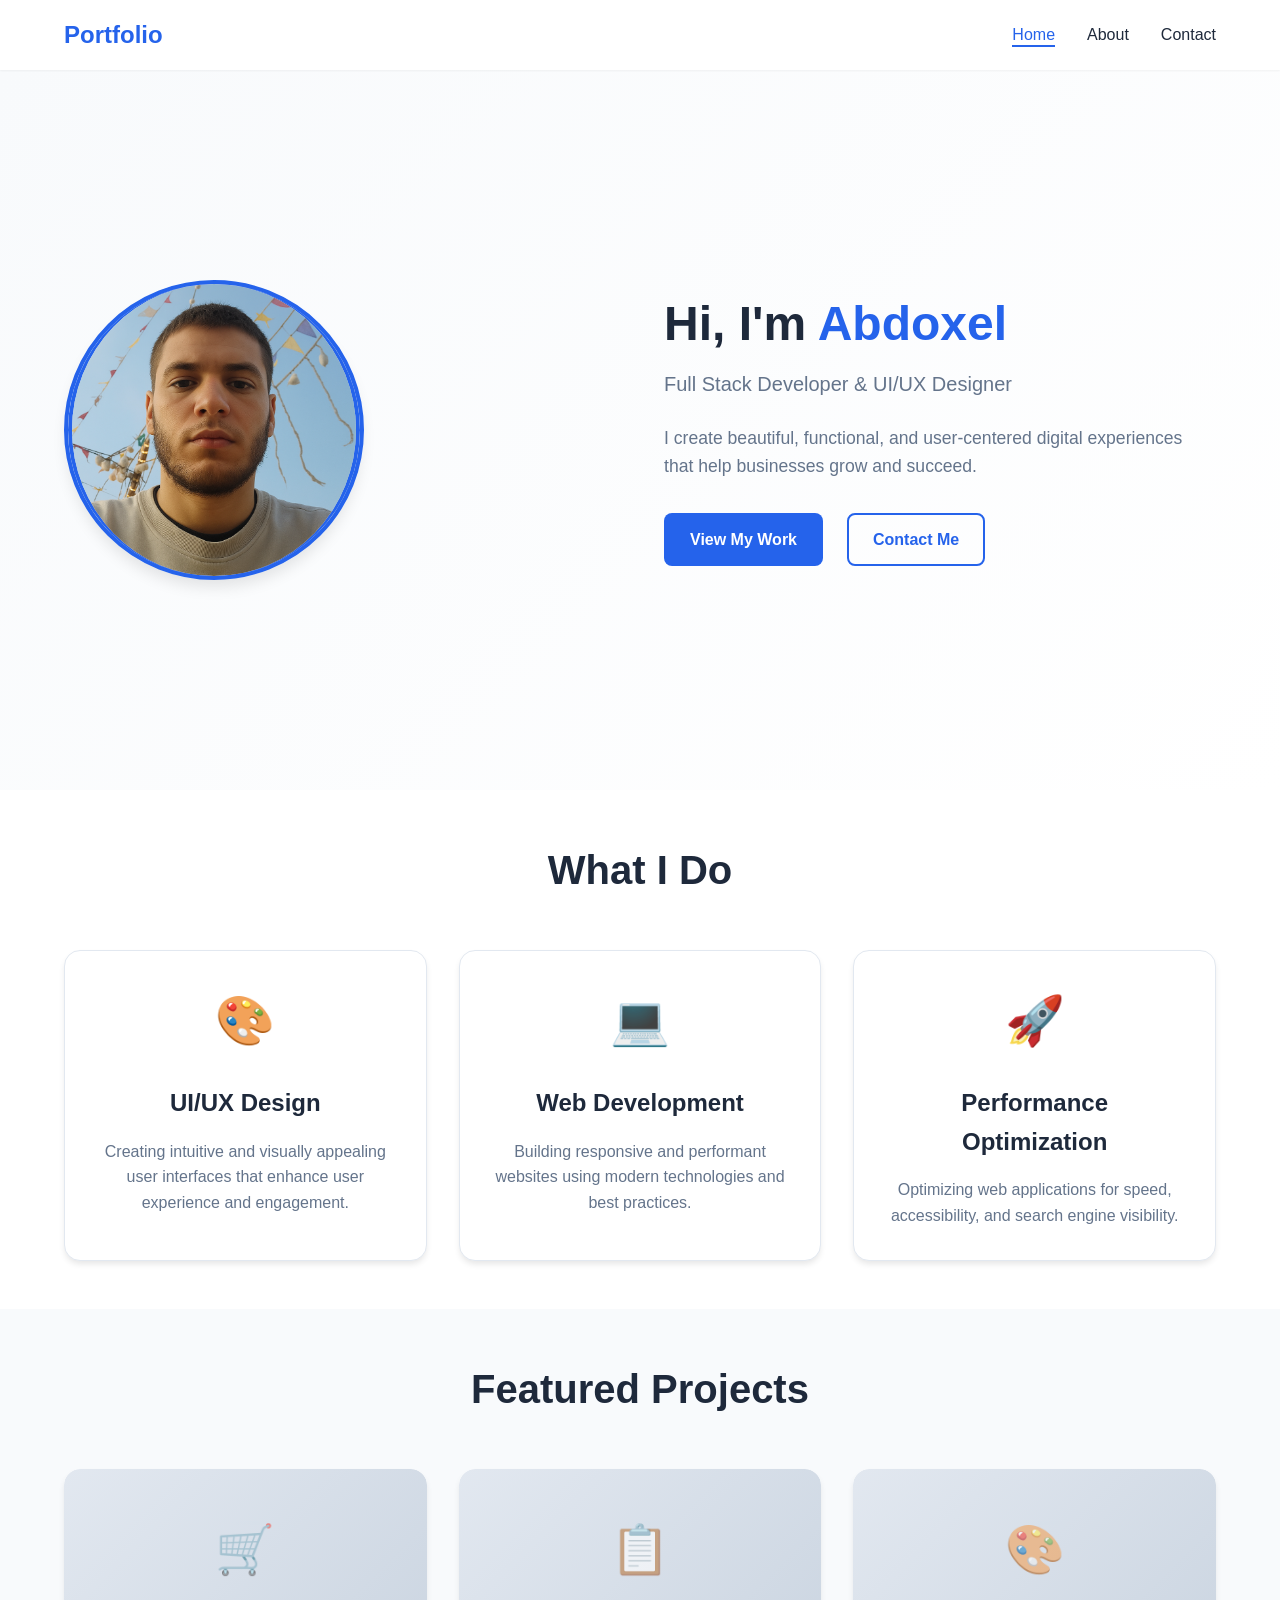
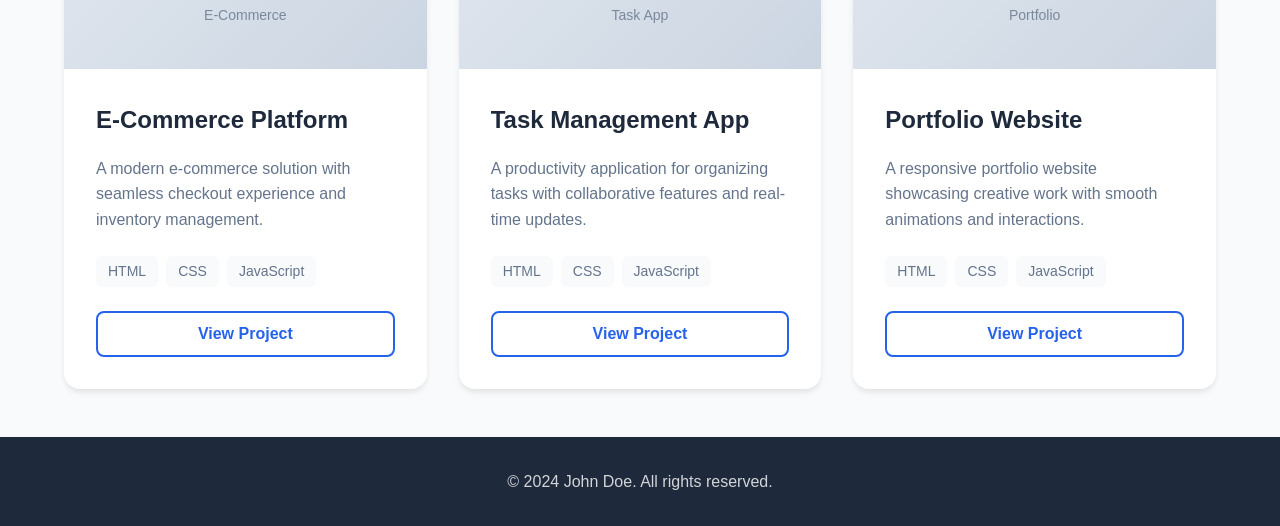
<file: index.html>
<!DOCTYPE html>
<html lang="en">
<head>
    <meta charset="UTF-8">
    <meta name="viewport" content="width=device-width, initial-scale=1.0">
    <title>Home | Portfolio</title>
    <link rel="stylesheet" href="css/style.css">
</head>
<body>
    <!-- Navigation -->
    <nav class="navbar">
        <div class="container">
            <div class="nav-content">
                <a href="index.html" class="logo">Portfolio</a>
                <button class="hamburger" aria-label="Toggle navigation menu">
                    <span></span>
                    <span></span>
                    <span></span>
                </button>
                <ul class="nav-links">
                    <li><a href="index.html" class="active">Home</a></li>
                    <li><a href="about.html">About</a></li>
                    <li><a href="contact.html">Contact</a></li>
                </ul>
            </div>
        </div>
    </nav>

    <!-- Hero Section -->
    <section class="hero">
        <div class="container">
            <div class="hero-content">
                <div class="hero-image placeholder-image">
                    <img src="/images/abdoxel.png">
                    <!-- <div class="placeholder-content">
                        <span class="placeholder-icon">👤</span>
                        <span class="placeholder-text">Profile Photo</span>
                    </div> -->
                </div>
                <div class="hero-text">
                    <h1>Hi, I'm <span class="highlight"> Abdoxel</span></h1>
                    <p class="hero-subtitle">Full Stack Developer & UI/UX Designer</p>
                    <p class="hero-description">I create beautiful, functional, and user-centered digital experiences that help businesses grow and succeed.</p>
                    <div class="hero-buttons">
                        <a href="#projects" class="btn btn-primary">View My Work</a>
                        <a href="contact.html" class="btn btn-secondary">Contact Me</a>
                    </div>
                </div>
            </div>
        </div>
    </section>

    <!-- What I Do Section -->
    <section class="services">
        <div class="container">
            <h2 class="section-title">What I Do</h2>
            <div class="services-grid">
                <div class="service-card">
                    <div class="service-icon">🎨</div>
                    <h3>UI/UX Design</h3>
                    <p>Creating intuitive and visually appealing user interfaces that enhance user experience and engagement.</p>
                </div>
                <div class="service-card">
                    <div class="service-icon">💻</div>
                    <h3>Web Development</h3>
                    <p>Building responsive and performant websites using modern technologies and best practices.</p>
                </div>
                <div class="service-card">
                    <div class="service-icon">🚀</div>
                    <h3>Performance Optimization</h3>
                    <p>Optimizing web applications for speed, accessibility, and search engine visibility.</p>
                </div>
            </div>
        </div>
    </section>

    <!-- Featured Projects Section -->
    <section class="projects" id="projects">
        <div class="container">
            <h2 class="section-title">Featured Projects</h2>
            <div class="projects-grid">
                <div class="project-card">
                    <div class="project-image placeholder-image">
                        <div class="placeholder-content">
                            <span class="placeholder-icon">🛒</span>
                            <span class="placeholder-text">E-Commerce</span>
                        </div>
                    </div>
                    <div class="project-content">
                        <h3>E-Commerce Platform</h3>
                        <p>A modern e-commerce solution with seamless checkout experience and inventory management.</p>
                        <div class="project-tech">
                            <span>HTML</span>
                            <span>CSS</span>
                            <span>JavaScript</span>
                        </div>
                        <button class="btn btn-outline">View Project</button>
                    </div>
                </div>
                <div class="project-card">
                    <div class="project-image placeholder-image">
                        <div class="placeholder-content">
                            <span class="placeholder-icon">📋</span>
                            <span class="placeholder-text">Task App</span>
                        </div>
                    </div>
                    <div class="project-content">
                        <h3>Task Management App</h3>
                        <p>A productivity application for organizing tasks with collaborative features and real-time updates.</p>
                        <div class="project-tech">
                            <span>HTML</span>
                            <span>CSS</span>
                            <span>JavaScript</span>
                        </div>
                        <button class="btn btn-outline">View Project</button>
                    </div>
                </div>
                <div class="project-card">
                    <div class="project-image placeholder-image">
                        <div class="placeholder-content">
                            <span class="placeholder-icon">🎨</span>
                            <span class="placeholder-text">Portfolio</span>
                        </div>
                    </div>
                    <div class="project-content">
                        <h3>Portfolio Website</h3>
                        <p>A responsive portfolio website showcasing creative work with smooth animations and interactions.</p>
                        <div class="project-tech">
                            <span>HTML</span>
                            <span>CSS</span>
                            <span>JavaScript</span>
                        </div>
                        <button class="btn btn-outline">View Project</button>
                    </div>
                </div>
            </div>
        </div>
    </section>

    <!-- Footer -->
    <footer class="footer">
        <div class="container">
            <p>&copy; 2024 John Doe. All rights reserved.</p>
        </div>
    </footer>

    <script src="js/script.js"></script>
</body>
</html>
</file>
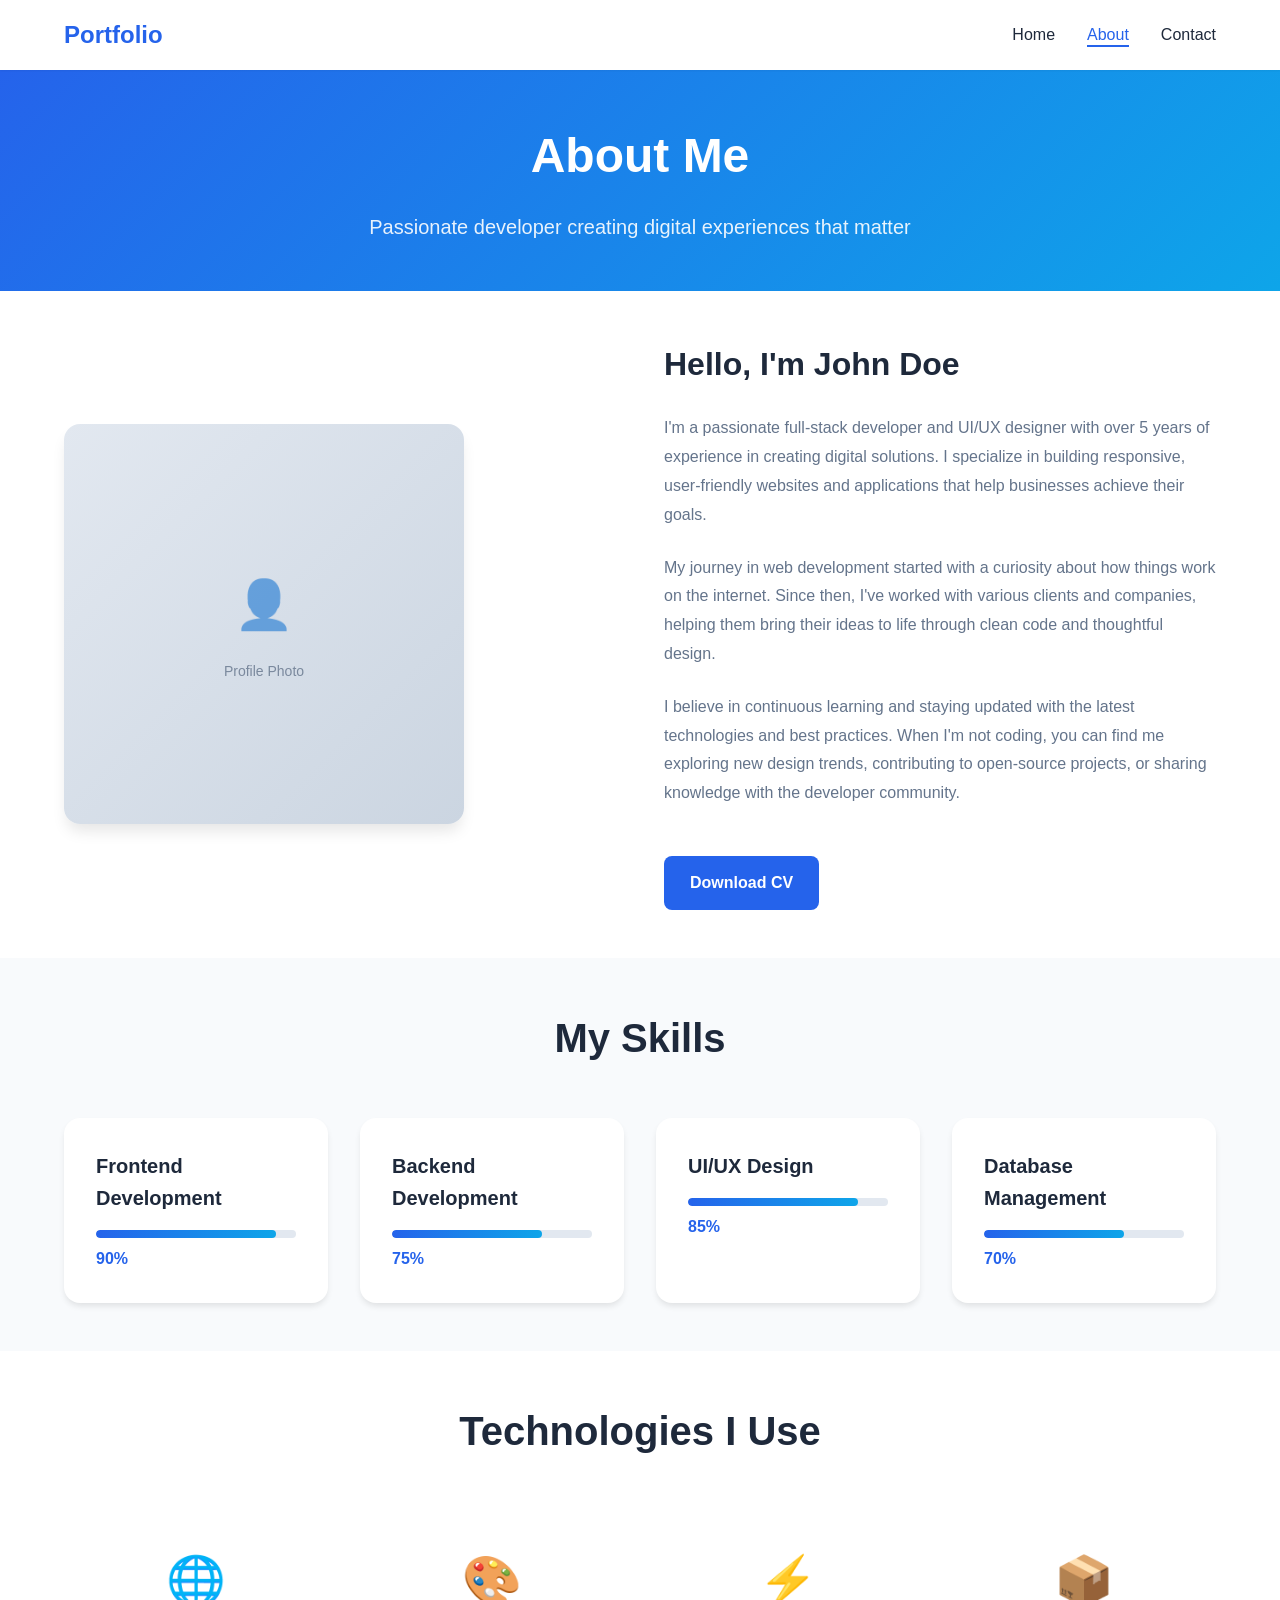
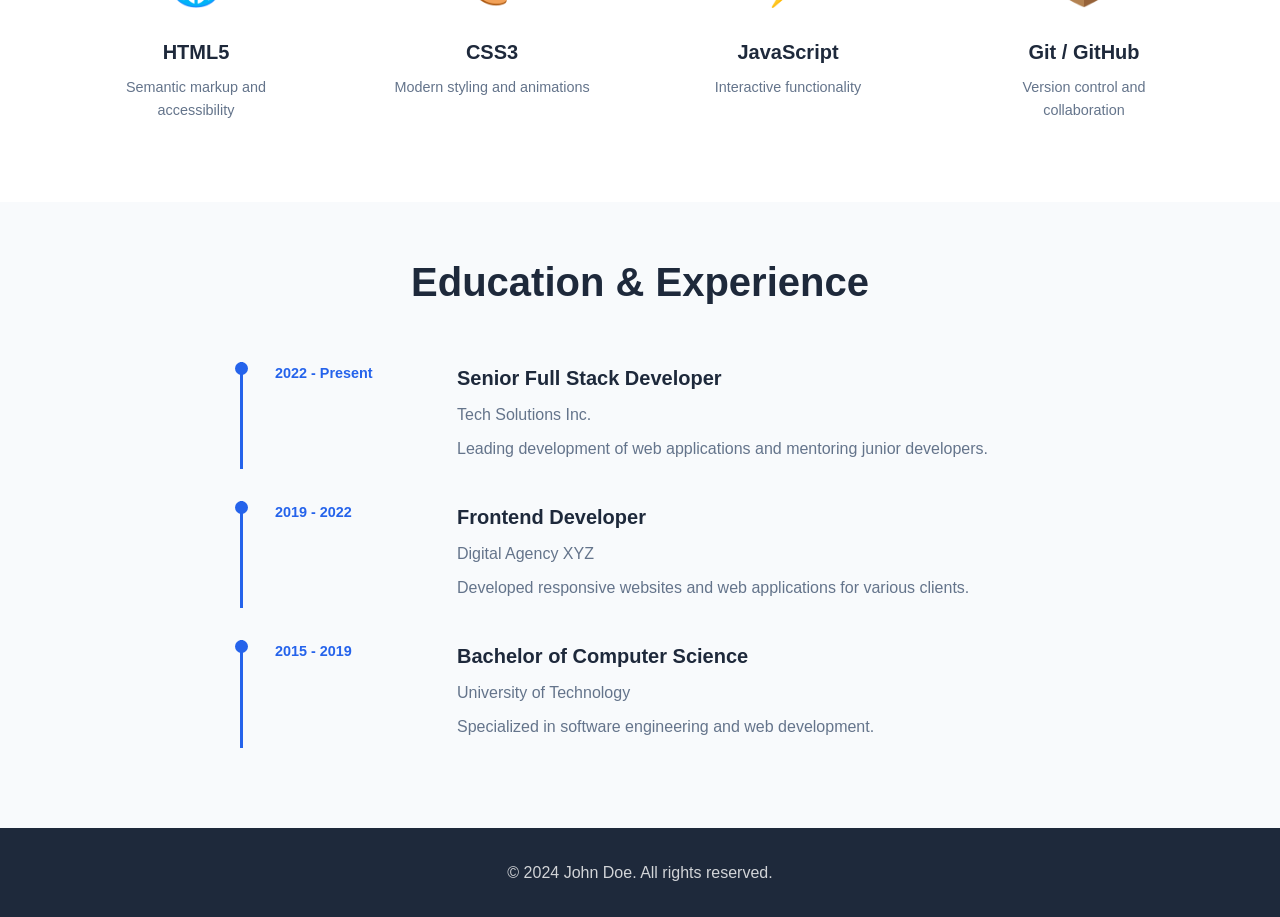
<file: about.html>
<!DOCTYPE html>
<html lang="en">
<head>
    <meta charset="UTF-8">
    <meta name="viewport" content="width=device-width, initial-scale=1.0">
    <title>About | Portfolio</title>
    <link rel="stylesheet" href="css/style.css">
</head>
<body>
    <!-- Navigation -->
    <nav class="navbar">
        <div class="container">
            <div class="nav-content">
                <a href="index.html" class="logo">Portfolio</a>
                <button class="hamburger" aria-label="Toggle navigation menu">
                    <span></span>
                    <span></span>
                    <span></span>
                </button>
                <ul class="nav-links">
                    <li><a href="index.html">Home</a></li>
                    <li><a href="about.html" class="active">About</a></li>
                    <li><a href="contact.html">Contact</a></li>
                </ul>
            </div>
        </div>
    </nav>

    <!-- About Hero Section -->
    <section class="about-hero">
        <div class="container">
            <h1>About Me</h1>
            <p class="about-intro">Passionate developer creating digital experiences that matter</p>
        </div>
    </section>

    <!-- About Content Section -->
    <section class="about-content">
        <div class="container">
            <div class="about-grid">
                <div class="about-image placeholder-image">
                    <div class="placeholder-content">
                        <span class="placeholder-icon">👤</span>
                        <span class="placeholder-text">Profile Photo</span>
                    </div>
                </div>
                <div class="about-text">
                    <h2>Hello, I'm John Doe</h2>
                    <p>I'm a passionate full-stack developer and UI/UX designer with over 5 years of experience in creating digital solutions. I specialize in building responsive, user-friendly websites and applications that help businesses achieve their goals.</p>
                    <p>My journey in web development started with a curiosity about how things work on the internet. Since then, I've worked with various clients and companies, helping them bring their ideas to life through clean code and thoughtful design.</p>
                    <p>I believe in continuous learning and staying updated with the latest technologies and best practices. When I'm not coding, you can find me exploring new design trends, contributing to open-source projects, or sharing knowledge with the developer community.</p>
                    <a href="#" class="btn btn-primary download-cv">Download CV</a>
                </div>
            </div>
        </div>
    </section>

    <!-- Skills Section -->
    <section class="skills-section">
        <div class="container">
            <h2 class="section-title">My Skills</h2>
            <div class="skills-grid">
                <div class="skill-card">
                    <h3>Frontend Development</h3>
                    <div class="skill-bar">
                        <div class="skill-progress" style="width: 90%"></div>
                    </div>
                    <span>90%</span>
                </div>
                <div class="skill-card">
                    <h3>Backend Development</h3>
                    <div class="skill-bar">
                        <div class="skill-progress" style="width: 75%"></div>
                    </div>
                    <span>75%</span>
                </div>
                <div class="skill-card">
                    <h3>UI/UX Design</h3>
                    <div class="skill-bar">
                        <div class="skill-progress" style="width: 85%"></div>
                    </div>
                    <span>85%</span>
                </div>
                <div class="skill-card">
                    <h3>Database Management</h3>
                    <div class="skill-bar">
                        <div class="skill-progress" style="width: 70%"></div>
                    </div>
                    <span>70%</span>
                </div>
            </div>
        </div>
    </section>

    <!-- Technologies Section -->
    <section class="technologies-section">
        <div class="container">
            <h2 class="section-title">Technologies I Use</h2>
            <div class="tech-grid">
                <div class="tech-item">
                    <div class="tech-icon">🌐</div>
                    <h3>HTML5</h3>
                    <p>Semantic markup and accessibility</p>
                </div>
                <div class="tech-item">
                    <div class="tech-icon">🎨</div>
                    <h3>CSS3</h3>
                    <p>Modern styling and animations</p>
                </div>
                <div class="tech-item">
                    <div class="tech-icon">⚡</div>
                    <h3>JavaScript</h3>
                    <p>Interactive functionality</p>
                </div>
                <div class="tech-item">
                    <div class="tech-icon">📦</div>
                    <h3>Git / GitHub</h3>
                    <p>Version control and collaboration</p>
                </div>
            </div>
        </div>
    </section>

    <!-- Timeline Section -->
    <section class="timeline-section">
        <div class="container">
            <h2 class="section-title">Education & Experience</h2>
            <div class="timeline">
                <div class="timeline-item">
                    <div class="timeline-date">2022 - Present</div>
                    <div class="timeline-content">
                        <h3>Senior Full Stack Developer</h3>
                        <p>Tech Solutions Inc.</p>
                        <p>Leading development of web applications and mentoring junior developers.</p>
                    </div>
                </div>
                <div class="timeline-item">
                    <div class="timeline-date">2019 - 2022</div>
                    <div class="timeline-content">
                        <h3>Frontend Developer</h3>
                        <p>Digital Agency XYZ</p>
                        <p>Developed responsive websites and web applications for various clients.</p>
                    </div>
                </div>
                <div class="timeline-item">
                    <div class="timeline-date">2015 - 2019</div>
                    <div class="timeline-content">
                        <h3>Bachelor of Computer Science</h3>
                        <p>University of Technology</p>
                        <p>Specialized in software engineering and web development.</p>
                    </div>
                </div>
            </div>
        </div>
    </section>

    <!-- Footer -->
    <footer class="footer">
        <div class="container">
            <p>&copy; 2024 John Doe. All rights reserved.</p>
        </div>
    </footer>

    <script src="js/script.js"></script>
</body>
</html>
</file>
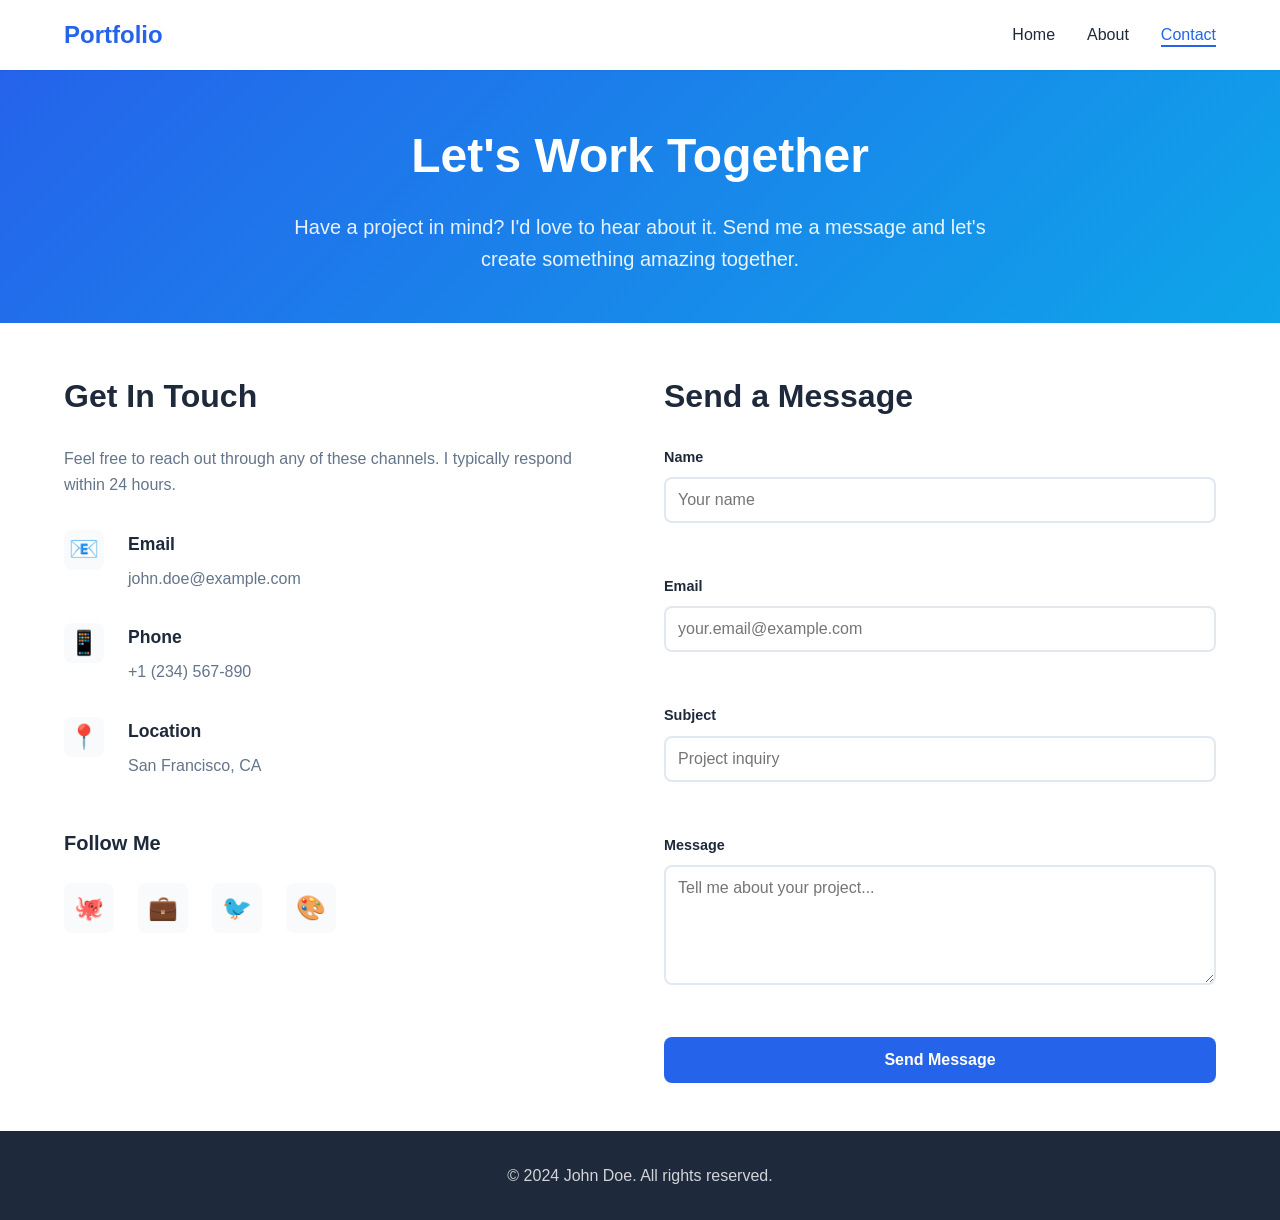
<file: contact.html>
<!DOCTYPE html>
<html lang="en">
<head>
    <meta charset="UTF-8">
    <meta name="viewport" content="width=device-width, initial-scale=1.0">
    <title>Contact | Portfolio</title>
    <link rel="stylesheet" href="css/style.css">
</head>
<body>
    <!-- Navigation -->
    <nav class="navbar">
        <div class="container">
            <div class="nav-content">
                <a href="index.html" class="logo">Portfolio</a>
                <button class="hamburger" aria-label="Toggle navigation menu">
                    <span></span>
                    <span></span>
                    <span></span>
                </button>
                <ul class="nav-links">
                    <li><a href="index.html">Home</a></li>
                    <li><a href="about.html">About</a></li>
                    <li><a href="contact.html" class="active">Contact</a></li>
                </ul>
            </div>
        </div>
    </nav>

    <!-- Contact Hero Section -->
    <section class="contact-hero">
        <div class="container">
            <h1>Let's Work Together</h1>
            <p class="contact-intro">Have a project in mind? I'd love to hear about it. Send me a message and let's create something amazing together.</p>
        </div>
    </section>

    <!-- Contact Content Section -->
    <section class="contact-content">
        <div class="container">
            <div class="contact-grid">
                <!-- Contact Information -->
                <div class="contact-info">
                    <h2>Get In Touch</h2>
                    <p>Feel free to reach out through any of these channels. I typically respond within 24 hours.</p>
                    
                    <div class="contact-item">
                        <div class="contact-icon">📧</div>
                        <div class="contact-details">
                            <h3>Email</h3>
                            <a href="mailto:john.doe@example.com">john.doe@example.com</a>
                        </div>
                    </div>
                    
                    <div class="contact-item">
                        <div class="contact-icon">📱</div>
                        <div class="contact-details">
                            <h3>Phone</h3>
                            <a href="tel:+1234567890">+1 (234) 567-890</a>
                        </div>
                    </div>
                    
                    <div class="contact-item">
                        <div class="contact-icon">📍</div>
                        <div class="contact-details">
                            <h3>Location</h3>
                            <p>San Francisco, CA</p>
                        </div>
                    </div>

                    <!-- Social Media Links -->
                    <div class="social-links">
                        <h3>Follow Me</h3>
                        <div class="social-icons">
                            <a href="#" aria-label="GitHub" class="social-icon">🐙</a>
                            <a href="#" aria-label="LinkedIn" class="social-icon">💼</a>
                            <a href="#" aria-label="Twitter" class="social-icon">🐦</a>
                            <a href="#" aria-label="Dribbble" class="social-icon">🎨</a>
                        </div>
                    </div>
                </div>

                <!-- Contact Form -->
                <div class="contact-form-wrapper">
                    <h2>Send a Message</h2>
                    <form id="contactForm" class="contact-form" novalidate>
                        <div class="form-group">
                            <label for="name">Name</label>
                            <input type="text" id="name" name="name" required placeholder="Your name">
                            <span class="error-message" id="nameError"></span>
                        </div>
                        
                        <div class="form-group">
                            <label for="email">Email</label>
                            <input type="email" id="email" name="email" required placeholder="your.email@example.com">
                            <span class="error-message" id="emailError"></span>
                        </div>
                        
                        <div class="form-group">
                            <label for="subject">Subject</label>
                            <input type="text" id="subject" name="subject" required placeholder="Project inquiry">
                            <span class="error-message" id="subjectError"></span>
                        </div>
                        
                        <div class="form-group">
                            <label for="message">Message</label>
                            <textarea id="message" name="message" rows="5" required placeholder="Tell me about your project..."></textarea>
                            <span class="error-message" id="messageError"></span>
                        </div>
                        
                        <button type="submit" class="btn btn-primary">Send Message</button>
                    </form>
                    
                    <!-- Success/Error Messages -->
                    <div id="formMessage" class="form-message"></div>
                </div>
            </div>
        </div>
    </section>

    <!-- Footer -->
    <footer class="footer">
        <div class="container">
            <p>&copy; 2024 John Doe. All rights reserved.</p>
        </div>
    </footer>

    <script src="js/script.js"></script>
</body>
</html>
</file>
<file: css/style.css>
/* ===================================
   CSS Reset and Base Styles
   =================================== */
* {
    margin: 0;
    padding: 0;
    box-sizing: border-box;
}

:root {
    /* Color Palette */
    --primary-color: #2563eb;
    --primary-dark: #1d4ed8;
    --secondary-color: #64748b;
    --accent-color: #0ea5e9;
    --text-dark: #1e293b;
    --text-light: #64748b;
    --text-white: #ffffff;
    --bg-light: #f8fafc;
    --bg-white: #ffffff;
    --border-color: #e2e8f0;
    --shadow-sm: 0 1px 2px 0 rgba(0, 0, 0, 0.05);
    --shadow-md: 0 4px 6px -1px rgba(0, 0, 0, 0.1);
    --shadow-lg: 0 10px 15px -3px rgba(0, 0, 0, 0.1);
    
    /* Typography */
    --font-family: 'Segoe UI', Tahoma, Geneva, Verdana, sans-serif;
    --font-size-base: 16px;
    --line-height-base: 1.6;
    
    /* Spacing */
    --spacing-xs: 0.5rem;
    --spacing-sm: 1rem;
    --spacing-md: 1.5rem;
    --spacing-lg: 2rem;
    --spacing-xl: 3rem;
    
    /* Border Radius */
    --radius-sm: 0.375rem;
    --radius-md: 0.5rem;
    --radius-lg: 0.75rem;
    --radius-xl: 1rem;
    
    /* Transitions */
    --transition-fast: 0.2s ease;
    --transition-base: 0.3s ease;
    --transition-slow: 0.5s ease;
}

html {
    scroll-behavior: smooth;
}

body {
    font-family: var(--font-family);
    font-size: var(--font-size-base);
    line-height: var(--line-height-base);
    color: var(--text-dark);
    background-color: var(--bg-white);
    overflow-x: hidden;
}

/* ===================================
   Container and Layout
   =================================== */
.container {
    max-width: 1200px;
    margin: 0 auto;
    padding: 0 var(--spacing-md);
}

/* ===================================
   Navigation
   =================================== */
.navbar {
    background-color: var(--bg-white);
    box-shadow: var(--shadow-sm);
    position: sticky;
    top: 0;
    z-index: 1000;
    padding: var(--spacing-sm) 0;
}

.nav-content {
    display: flex;
    justify-content: space-between;
    align-items: center;
}

.logo {
    font-size: 1.5rem;
    font-weight: 700;
    color: var(--primary-color);
    text-decoration: none;
    transition: color var(--transition-fast);
}

.logo:hover {
    color: var(--primary-dark);
}

.nav-links {
    display: flex;
    list-style: none;
    gap: var(--spacing-lg);
}

.nav-links a {
    text-decoration: none;
    color: var(--text-dark);
    font-weight: 500;
    transition: color var(--transition-fast);
    position: relative;
}

.nav-links a:hover,
.nav-links a.active {
    color: var(--primary-color);
}

.nav-links a::after {
    content: '';
    position: absolute;
    bottom: -4px;
    left: 0;
    width: 0;
    height: 2px;
    background-color: var(--primary-color);
    transition: width var(--transition-fast);
}

.nav-links a:hover::after,
.nav-links a.active::after {
    width: 100%;
}

/* Hamburger Menu */
.hamburger {
    display: none;
    flex-direction: column;
    background: none;
    border: none;
    cursor: pointer;
    padding: var(--spacing-xs);
    gap: 4px;
}

.hamburger span {
    width: 25px;
    height: 3px;
    background-color: var(--text-dark);
    border-radius: var(--radius-sm);
    transition: var(--transition-fast);
}

.hamburger.active span:nth-child(1) {
    transform: rotate(45deg) translate(5px, 5px);
}

.hamburger.active span:nth-child(2) {
    opacity: 0;
}

.hamburger.active span:nth-child(3) {
    transform: rotate(-45deg) translate(7px, -6px);
}

/* ===================================
   Hero Section
   =================================== */
.hero {
    padding: var(--spacing-xl) 0;
    background: linear-gradient(135deg, var(--bg-light) 0%, var(--bg-white) 100%);
    min-height: 80vh;
    display: flex;
    align-items: center;
}

.hero-content {
    display: grid;
    grid-template-columns: 1fr 1fr;
    gap: var(--spacing-xl);
    align-items: center;
}

.hero-image {
    text-align: center;
    animation: fadeInUp 0.8s ease;
}

.hero-image img {
    width: 300px;
    height: 300px;
    border-radius: 50%;
    object-fit: cover;
    border: 4px solid var(--primary-color);
    box-shadow: var(--shadow-lg);
}

.hero-text {
    animation: fadeInUp 0.8s ease 0.2s backwards;
}

.hero-text h1 {
    font-size: 3rem;
    font-weight: 700;
    margin-bottom: var(--spacing-sm);
    line-height: 1.2;
}

.highlight {
    color: var(--primary-color);
}

.hero-subtitle {
    font-size: 1.25rem;
    color: var(--secondary-color);
    margin-bottom: var(--spacing-md);
}

.hero-description {
    font-size: 1.1rem;
    color: var(--text-light);
    margin-bottom: var(--spacing-lg);
    max-width: 600px;
}

.hero-buttons {
    display: flex;
    gap: var(--spacing-md);
    flex-wrap: wrap;
}

/* ===================================
   Buttons
   =================================== */
.btn {
    display: inline-block;
    padding: 0.75rem 1.5rem;
    border-radius: var(--radius-md);
    text-decoration: none;
    font-weight: 600;
    transition: all var(--transition-base);
    border: 2px solid transparent;
    cursor: pointer;
    font-size: 1rem;
}

.btn-primary {
    background-color: var(--primary-color);
    color: var(--text-white);
}

.btn-primary:hover {
    background-color: var(--primary-dark);
    transform: translateY(-2px);
    box-shadow: var(--shadow-md);
}

.btn-secondary {
    background-color: transparent;
    color: var(--primary-color);
    border-color: var(--primary-color);
}

.btn-secondary:hover {
    background-color: var(--primary-color);
    color: var(--text-white);
    transform: translateY(-2px);
}

.btn-outline {
    background-color: transparent;
    color: var(--primary-color);
    border-color: var(--primary-color);
    width: 100%;
}

.btn-outline:hover {
    background-color: var(--primary-color);
    color: var(--text-white);
}

/* ===================================
   Services Section
   =================================== */
.services {
    padding: var(--spacing-xl) 0;
    background-color: var(--bg-white);
}

.section-title {
    text-align: center;
    font-size: 2.5rem;
    font-weight: 700;
    margin-bottom: var(--spacing-xl);
    color: var(--text-dark);
}

.services-grid {
    display: grid;
    grid-template-columns: repeat(auto-fit, minmax(300px, 1fr));
    gap: var(--spacing-lg);
}

.service-card {
    background-color: var(--bg-white);
    padding: var(--spacing-lg);
    border-radius: var(--radius-xl);
    box-shadow: var(--shadow-md);
    text-align: center;
    transition: transform var(--transition-base), box-shadow var(--transition-base);
    border: 1px solid var(--border-color);
}

.service-card:hover {
    transform: translateY(-5px);
    box-shadow: var(--shadow-lg);
}

.service-icon {
    font-size: 3rem;
    margin-bottom: var(--spacing-md);
}

.service-card h3 {
    font-size: 1.5rem;
    margin-bottom: var(--spacing-sm);
    color: var(--text-dark);
}

.service-card p {
    color: var(--text-light);
    line-height: 1.6;
}

/* ===================================
   Projects Section
   =================================== */
.projects {
    padding: var(--spacing-xl) 0;
    background-color: var(--bg-light);
}

.projects-grid {
    display: grid;
    grid-template-columns: repeat(auto-fit, minmax(350px, 1fr));
    gap: var(--spacing-lg);
}

.project-card {
    background-color: var(--bg-white);
    border-radius: var(--radius-xl);
    overflow: hidden;
    box-shadow: var(--shadow-md);
    transition: transform var(--transition-base), box-shadow var(--transition-base);
}

.project-card:hover {
    transform: translateY(-5px);
    box-shadow: var(--shadow-lg);
}

.project-image {
    width: 100%;
    height: 200px;
    overflow: hidden;
}

.project-image img {
    width: 100%;
    height: 100%;
    object-fit: cover;
    transition: transform var(--transition-base);
}

.project-card:hover .project-image img {
    transform: scale(1.05);
}

.project-content {
    padding: var(--spacing-lg);
}

.project-content h3 {
    font-size: 1.5rem;
    margin-bottom: var(--spacing-sm);
    color: var(--text-dark);
}

.project-content p {
    color: var(--text-light);
    margin-bottom: var(--spacing-md);
    line-height: 1.6;
}

.project-tech {
    display: flex;
    gap: var(--spacing-xs);
    flex-wrap: wrap;
    margin-bottom: var(--spacing-md);
}

.project-tech span {
    background-color: var(--bg-light);
    color: var(--secondary-color);
    padding: 0.25rem 0.75rem;
    border-radius: var(--radius-sm);
    font-size: 0.875rem;
    font-weight: 500;
}

/* ===================================
   About Page Styles
   =================================== */
.about-hero {
    padding: var(--spacing-xl) 0;
    background: linear-gradient(135deg, var(--primary-color) 0%, var(--accent-color) 100%);
    color: var(--text-white);
    text-align: center;
}

.about-hero h1 {
    font-size: 3rem;
    margin-bottom: var(--spacing-sm);
}

.about-intro {
    font-size: 1.25rem;
    opacity: 0.9;
}

.about-content {
    padding: var(--spacing-xl) 0;
}

.about-grid {
    display: grid;
    grid-template-columns: 1fr 1fr;
    gap: var(--spacing-xl);
    align-items: center;
}

.about-image img {
    width: 100%;
    max-width: 400px;
    border-radius: var(--radius-xl);
    box-shadow: var(--shadow-lg);
    display: block;
    margin: 0 auto;
}

.about-text h2 {
    font-size: 2rem;
    margin-bottom: var(--spacing-md);
    color: var(--text-dark);
}

.about-text p {
    color: var(--text-light);
    margin-bottom: var(--spacing-md);
    line-height: 1.8;
}

.download-cv {
    margin-top: var(--spacing-md);
}

/* Skills Section */
.skills-section {
    padding: var(--spacing-xl) 0;
    background-color: var(--bg-light);
}

.skills-grid {
    display: grid;
    grid-template-columns: repeat(auto-fit, minmax(250px, 1fr));
    gap: var(--spacing-lg);
}

.skill-card {
    background-color: var(--bg-white);
    padding: var(--spacing-lg);
    border-radius: var(--radius-xl);
    box-shadow: var(--shadow-md);
}

.skill-card h3 {
    font-size: 1.25rem;
    margin-bottom: var(--spacing-sm);
    color: var(--text-dark);
}

.skill-bar {
    width: 100%;
    height: 8px;
    background-color: var(--border-color);
    border-radius: var(--radius-sm);
    margin-bottom: var(--spacing-xs);
    overflow: hidden;
}

.skill-progress {
    height: 100%;
    background: linear-gradient(90deg, var(--primary-color), var(--accent-color));
    border-radius: var(--radius-sm);
    transition: width 1s ease;
}

.skill-card span {
    font-weight: 600;
    color: var(--primary-color);
}

/* Technologies Section */
.technologies-section {
    padding: var(--spacing-xl) 0;
}

.tech-grid {
    display: grid;
    grid-template-columns: repeat(auto-fit, minmax(200px, 1fr));
    gap: var(--spacing-lg);
}

.tech-item {
    text-align: center;
    padding: var(--spacing-lg);
    border-radius: var(--radius-xl);
    transition: transform var(--transition-base);
}

.tech-item:hover {
    transform: translateY(-5px);
}

.tech-icon {
    font-size: 3rem;
    margin-bottom: var(--spacing-sm);
}

.tech-item h3 {
    font-size: 1.25rem;
    margin-bottom: var(--spacing-xs);
    color: var(--text-dark);
}

.tech-item p {
    color: var(--text-light);
    font-size: 0.9rem;
}

/* Timeline Section */
.timeline-section {
    padding: var(--spacing-xl) 0;
    background-color: var(--bg-light);
}

.timeline {
    max-width: 800px;
    margin: 0 auto;
}

.timeline-item {
    display: flex;
    gap: var(--spacing-lg);
    margin-bottom: var(--spacing-lg);
    padding-left: var(--spacing-lg);
    border-left: 3px solid var(--primary-color);
    position: relative;
}

.timeline-item::before {
    content: '';
    position: absolute;
    left: -8px;
    top: 0;
    width: 13px;
    height: 13px;
    background-color: var(--primary-color);
    border-radius: 50%;
}

.timeline-date {
    min-width: 150px;
    font-weight: 600;
    color: var(--primary-color);
    font-size: 0.9rem;
}

.timeline-content h3 {
    font-size: 1.25rem;
    margin-bottom: var(--spacing-xs);
    color: var(--text-dark);
}

.timeline-content p {
    color: var(--text-light);
    margin-bottom: var(--spacing-xs);
}

/* ===================================
   Contact Page Styles
   =================================== */
.contact-hero {
    padding: var(--spacing-xl) 0;
    background: linear-gradient(135deg, var(--primary-color) 0%, var(--accent-color) 100%);
    color: var(--text-white);
    text-align: center;
}

.contact-hero h1 {
    font-size: 3rem;
    margin-bottom: var(--spacing-sm);
}

.contact-intro {
    font-size: 1.25rem;
    opacity: 0.9;
    max-width: 700px;
    margin: 0 auto;
}

.contact-content {
    padding: var(--spacing-xl) 0;
}

.contact-grid {
    display: grid;
    grid-template-columns: 1fr 1fr;
    gap: var(--spacing-xl);
}

.contact-info h2,
.contact-form-wrapper h2 {
    font-size: 2rem;
    margin-bottom: var(--spacing-md);
    color: var(--text-dark);
}

.contact-info > p {
    color: var(--text-light);
    margin-bottom: var(--spacing-lg);
    line-height: 1.6;
}

.contact-item {
    display: flex;
    gap: var(--spacing-md);
    margin-bottom: var(--spacing-lg);
    align-items: flex-start;
}

.contact-icon {
    font-size: 1.5rem;
    min-width: 40px;
    height: 40px;
    display: flex;
    align-items: center;
    justify-content: center;
    background-color: var(--bg-light);
    border-radius: var(--radius-md);
}

.contact-details h3 {
    font-size: 1.1rem;
    margin-bottom: var(--spacing-xs);
    color: var(--text-dark);
}

.contact-details a,
.contact-details p {
    color: var(--text-light);
    text-decoration: none;
    transition: color var(--transition-fast);
}

.contact-details a:hover {
    color: var(--primary-color);
}

.social-links {
    margin-top: var(--spacing-xl);
}

.social-links h3 {
    font-size: 1.25rem;
    margin-bottom: var(--spacing-md);
    color: var(--text-dark);
}

.social-icons {
    display: flex;
    gap: var(--spacing-md);
}

.social-icon {
    font-size: 1.5rem;
    text-decoration: none;
    width: 50px;
    height: 50px;
    display: flex;
    align-items: center;
    justify-content: center;
    background-color: var(--bg-light);
    border-radius: var(--radius-md);
    transition: all var(--transition-base);
}

.social-icon:hover {
    background-color: var(--primary-color);
    transform: translateY(-3px);
}

/* Contact Form */
.contact-form {
    display: flex;
    flex-direction: column;
    gap: var(--spacing-md);
}

.form-group {
    display: flex;
    flex-direction: column;
    gap: var(--spacing-xs);
}

.form-group label {
    font-weight: 600;
    color: var(--text-dark);
    font-size: 0.9rem;
}

.form-group input,
.form-group textarea {
    padding: 0.75rem;
    border: 2px solid var(--border-color);
    border-radius: var(--radius-md);
    font-family: inherit;
    font-size: 1rem;
    transition: border-color var(--transition-fast);
}

.form-group input:focus,
.form-group textarea:focus {
    outline: none;
    border-color: var(--primary-color);
}

.form-group textarea {
    resize: vertical;
    min-height: 120px;
}

.error-message {
    color: #ef4444;
    font-size: 0.875rem;
    min-height: 1.25rem;
}

.form-group.error input,
.form-group.error textarea {
    border-color: #ef4444;
}

.form-message {
    margin-top: var(--spacing-md);
    padding: var(--spacing-md);
    border-radius: var(--radius-md);
    display: none;
}

.form-message.success {
    display: block;
    background-color: #dcfce7;
    color: #166534;
    border: 1px solid #86efac;
}

.form-message.error {
    display: block;
    background-color: #fee2e2;
    color: #991b1b;
    border: 1px solid #fca5a5;
}

/* ===================================
   Footer
   =================================== */
.footer {
    background-color: var(--text-dark);
    color: var(--text-white);
    padding: var(--spacing-lg) 0;
    text-align: center;
}

.footer p {
    opacity: 0.8;
}

/* ===================================
   Animations
   =================================== */
@keyframes fadeInUp {
    from {
        opacity: 0;
        transform: translateY(30px);
    }
    to {
        opacity: 1;
        transform: translateY(0);
    }
}

/* ===================================
   Placeholder Images
   =================================== */
.placeholder-image {
    background: linear-gradient(135deg, #e2e8f0 0%, #cbd5e1 100%);
    display: flex;
    align-items: center;
    justify-content: center;
    border-radius: var(--radius-xl);
    overflow: hidden;
    position: relative;
}

.placeholder-content {
    display: flex;
    flex-direction: column;
    align-items: center;
    gap: var(--spacing-sm);
    color: var(--text-light);
}

.placeholder-icon {
    font-size: 3rem;
    opacity: 0.6;
}

.placeholder-text {
    font-size: 0.875rem;
    font-weight: 500;
    opacity: 0.8;
}

.hero-image.placeholder-image {
    width: 300px;
    height: 300px;
    border-radius: 50%;
    border: 4px solid var(--primary-color);
    box-shadow: var(--shadow-lg);
}

.project-image.placeholder-image {
    width: 100%;
    height: 200px;
    border-radius: var(--radius-xl) var(--radius-xl) 0 0;
}

.about-image.placeholder-image {
    width: 100%;
    max-width: 400px;
    height: 400px;
    border-radius: var(--radius-xl);
    box-shadow: var(--shadow-lg);
}

/* ===================================
   Responsive Design
   =================================== */
@media (max-width: 768px) {
    /* Navigation */
    .hamburger {
        display: flex;
    }

    .nav-links {
        position: fixed;
        top: 70px;
        left: 0;
        right: 0;
        background-color: var(--bg-white);
        flex-direction: column;
        padding: var(--spacing-lg);
        gap: var(--spacing-md);
        box-shadow: var(--shadow-lg);
        transform: translateY(-150%);
        transition: transform var(--transition-base);
        z-index: 999;
    }

    .nav-links.active {
        transform: translateY(0);
    }

    /* Hero */
    .hero-content {
        grid-template-columns: 1fr;
        text-align: center;
    }

    .hero-image {
        order: -1;
    }

    .hero-text h1 {
        font-size: 2rem;
    }

    .hero-buttons {
        justify-content: center;
    }

    /* About Page */
    .about-grid {
        grid-template-columns: 1fr;
    }

    .about-image {
        text-align: center;
    }

    /* Contact Page */
    .contact-grid {
        grid-template-columns: 1fr;
    }

    /* Section Titles */
    .section-title {
        font-size: 2rem;
    }

    .about-hero h1,
    .contact-hero h1 {
        font-size: 2rem;
    }

    /* Timeline */
    .timeline-item {
        flex-direction: column;
        gap: var(--spacing-sm);
    }

    .timeline-date {
        min-width: auto;
    }
}

@media (max-width: 480px) {
    .container {
        padding: 0 var(--spacing-sm);
    }

    .hero-text h1 {
        font-size: 1.75rem;
    }

    .hero-subtitle {
        font-size: 1rem;
    }

    .hero-description {
        font-size: 1rem;
    }

    .hero-buttons {
        flex-direction: column;
        width: 100%;
    }

    .hero-buttons .btn {
        width: 100%;
        text-align: center;
    }

    .services-grid,
    .projects-grid,
    .skills-grid,
    .tech-grid {
        grid-template-columns: 1fr;
    }

    .section-title {
        font-size: 1.75rem;
    }
}
</file>
